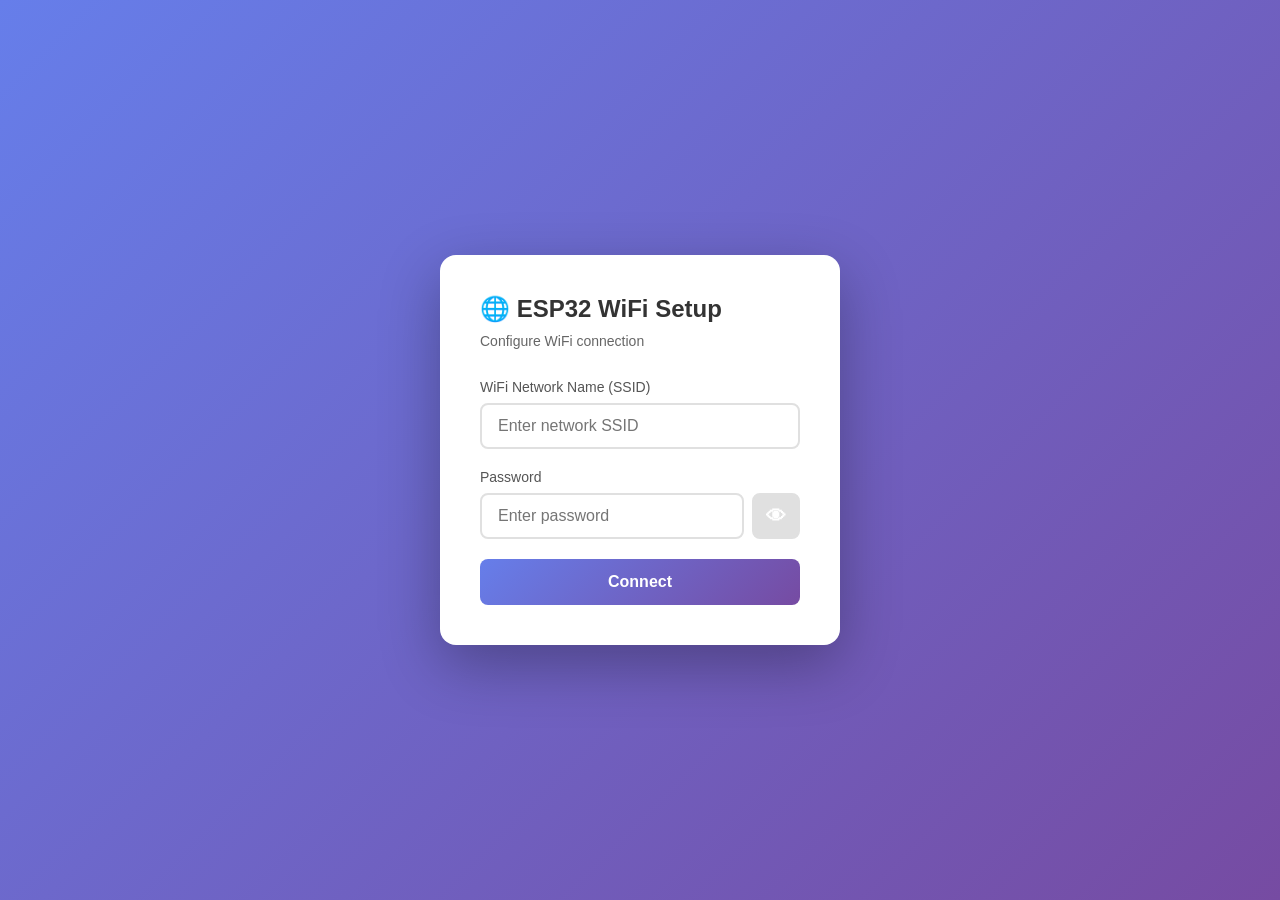
<file: src/webui/captive.html>
<!DOCTYPE html>
<html lang="en">
<head>
  <meta charset="UTF-8">
  <meta name="viewport" content="width=device-width, initial-scale=1.0">
  <title>WiFi Setup</title>
  <style>
    * { margin: 0; padding: 0; box-sizing: border-box; }
    body {
      font-family: -apple-system, BlinkMacSystemFont, 'Segoe UI', Roboto, sans-serif;
      background: linear-gradient(135deg, #667eea 0%, #764ba2 100%);
      min-height: 100vh;
      display: flex;
      align-items: center;
      justify-content: center;
      padding: 20px;
    }
    .container {
      background: white;
      border-radius: 16px;
      box-shadow: 0 20px 60px rgba(0,0,0,0.3);
      max-width: 400px;
      width: 100%;
      padding: 40px;
    }
    h1 { color: #333; margin-bottom: 10px; font-size: 24px; }
    .subtitle { color: #666; margin-bottom: 30px; font-size: 14px; }
    .form-group { margin-bottom: 20px; }
    label { display: block; margin-bottom: 8px; color: #555; font-weight: 500; font-size: 14px; }
    input[type="text"], input[type="password"] {
      width: 100%;
      padding: 12px 16px;
      border: 2px solid #e0e0e0;
      border-radius: 8px;
      font-size: 16px;
      transition: border-color 0.3s;
    }
    input:focus { outline: none; border-color: #667eea; }
    button {
      width: 100%;
      padding: 14px;
      background: linear-gradient(135deg, #667eea 0%, #764ba2 100%);
      color: white;
      border: none;
      border-radius: 8px;
      font-size: 16px;
      font-weight: 600;
      cursor: pointer;
      transition: transform 0.2s, box-shadow 0.2s;
    }
    button:hover { transform: translateY(-2px); box-shadow: 0 10px 20px rgba(102, 126, 234, 0.3); }
    button:active { transform: translateY(0); }
    button:disabled { opacity: 0.5; cursor: not-allowed; transform: none; }
    #toggle-password.active { background: #667eea !important; border-color: #667eea !important; color: white !important; }
    .status { margin-top: 20px; padding: 12px; border-radius: 8px; font-size: 14px; display: none; }
    .status.info { background: #e3f2fd; color: #1976d2; display: block; }
    .status.success { background: #e8f5e9; color: #388e3c; display: block; }
    .status.error { background: #ffebee; color: #d32f2f; display: block; }
    .spinner {
      display: inline-block;
      width: 16px; height: 16px;
      border: 2px solid #f3f3f3;
      border-top: 2px solid #667eea;
      border-radius: 50%;
      animation: spin 1s linear infinite;
      margin-right: 8px;
      vertical-align: middle;
    }
    @keyframes spin { 0% { transform: rotate(0deg); } 100% { transform: rotate(360deg); } }
  </style>
</head>
<body>
  <div class="container">
    <h1>🌐 ESP32 WiFi Setup</h1>
    <p class="subtitle">Configure WiFi connection</p>
    <form id="wifi-form">
      <div class="form-group">
        <label for="ssid">WiFi Network Name (SSID)</label>
        <input type="text" id="ssid" name="ssid" required placeholder="Enter network SSID">
      </div>
      <div class="form-group">
        <label for="password">Password</label>
        <div style="display: flex; gap: 8px;">
          <input type="password" id="password" name="password" required placeholder="Enter password" style="flex: 1;">
          <button type="button" id="toggle-password" onclick="togglePasswordVisibility()"
                  style="width: 48px; min-width: 48px; font-size: 20px; padding: 8px; background: #e0e0e0; border: 2px solid #e0e0e0; border-radius: 8px; cursor: pointer;">👁</button>
        </div>
      </div>
      <button type="submit" id="submit-btn">Connect</button>
    </form>
    <div id="status" class="status"></div>
  </div>
  <script>
    function togglePasswordVisibility() {
      const pw = document.getElementById('password');
      const btn = document.getElementById('toggle-password');
      pw.type = pw.type === 'password' ? 'text' : 'password';
      btn.classList.toggle('active', pw.type === 'text');
    }

    const form = document.getElementById('wifi-form');
    const submitBtn = document.getElementById('submit-btn');
    const statusDiv = document.getElementById('status');

    form.addEventListener('submit', async (e) => {
      e.preventDefault();
      const ssid = document.getElementById('ssid').value;
      const password = document.getElementById('password').value;
      submitBtn.disabled = true;
      submitBtn.innerHTML = '<span class="spinner"></span> Connecting...';
      statusDiv.className = 'status info';
      statusDiv.innerHTML = 'Attempting to connect to network...';
      try {
        const response = await fetch('/wifi/connect', {
          method: 'POST',
          headers: {'Content-Type': 'application/json'},
          body: JSON.stringify({ssid: ssid, password: password})
        });
        const result = await response.json();
        if (result.success) {
          statusDiv.className = 'status success';
          statusDiv.innerHTML = '✓ Connection successful! Saving settings and rebooting...';
          submitBtn.innerHTML = '✓ Done!';
          setTimeout(() => {
            statusDiv.innerHTML += '<br><br>Device rebooting. Please wait 10-15 seconds.';
          }, 2000);
          return;
        } else {
          statusDiv.className = 'status error';
          statusDiv.innerHTML = '✗ Error: ' + (result.message || 'Could not connect');
          submitBtn.disabled = false;
          submitBtn.innerHTML = 'Connect';
        }
      } catch (error) {
        statusDiv.className = 'status error';
        statusDiv.innerHTML = '✗ Connection lost. If successful, the device is rebooting. Please wait 10-15 seconds.';
        submitBtn.disabled = false;
        submitBtn.innerHTML = 'Connect';
      }
    });
  </script>
</body>
</html>
</file>
